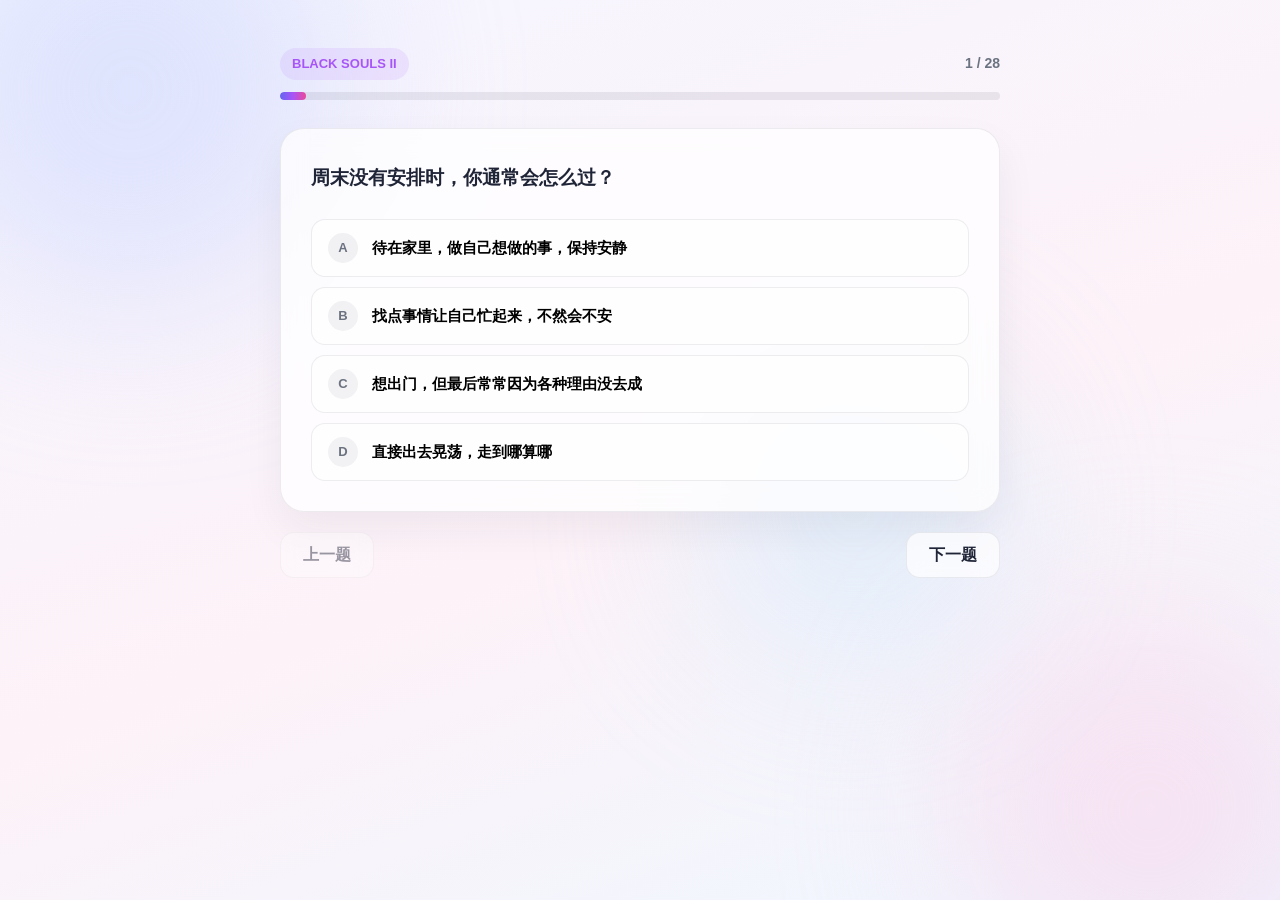
<file: index.html>
<!DOCTYPE html>
<html lang="zh-CN">
<head>
  <meta charset="UTF-8" />
  <meta name="viewport" content="width=device-width, initial-scale=1.0" />
  <meta http-equiv="refresh" content="0; url=qa.html?v=20260812-4" />
  <title>Black Souls 2 伴侣测试</title>
  <script>
    location.replace("qa.html?v=20260812-4");
  </script>
</head>
<body>
  <p>正在跳转到新版页面，若没有自动跳转，请点击 <a href="qa.html?v=20260812-4">这里</a>。</p>
</body>
</html>
</file>
<file: style.css>
:root {
  --bg: #f6f7fb;
  --ink: #1f2437;
  --muted: #6b7280;
  --faint: #9aa0ac;
  --accent1: #6366f1;
  --accent2: #a855f7;
  --accent3: #ec4899;
  --card: rgba(255, 255, 255, 0.75);
  --border: rgba(31, 36, 55, 0.08);
}

* { box-sizing: border-box; margin: 0; padding: 0; }

html { -webkit-text-size-adjust: 100%; }

body {
  font-family: -apple-system, "Segoe UI", "PingFang SC", "Hiragino Sans GB", "Microsoft YaHei", "Helvetica Neue", Arial, sans-serif;
  background: var(--bg);
  color: var(--ink);
  min-height: 100vh;
  overflow-x: hidden;
  line-height: 1.5;
}

/* 背景装饰 */
.bg { position: fixed; inset: 0; z-index: -1; background: linear-gradient(160deg, #f5f6ff 0%, #fdf2f8 55%, #eef7ff 100%); }
.blob { position: absolute; border-radius: 50%; filter: blur(90px); opacity: 0.5; animation: float 16s ease-in-out infinite; }
.blob-1 { width: 420px; height: 420px; background: #c7d2fe; top: -120px; left: -80px; }
.blob-2 { width: 380px; height: 380px; background: #fbcfe8; bottom: -100px; right: -60px; animation-delay: -5s; }
.blob-3 { width: 300px; height: 300px; background: #bae6fd; top: 40%; left: 55%; opacity: 0.4; animation-delay: -9s; }
@keyframes float {
  0%, 100% { transform: translate(0, 0) scale(1); }
  50% { transform: translate(30px, -30px) scale(1.06); }
}

.container { max-width: 760px; margin: 0 auto; padding: 48px 20px 64px; }

/* 屏幕切换 */
.screen { display: none; }
.screen.active { display: block; animation: fadeUp 0.45s ease both; }
@keyframes fadeUp {
  from { opacity: 0; transform: translateY(14px); }
  to { opacity: 1; transform: none; }
}

/* 首页 */
.badge {
  display: inline-flex; padding: 8px 16px; border-radius: 999px;
  background: rgba(255, 255, 255, 0.7); border: 1px solid var(--border);
  color: var(--accent1); font-weight: 700; font-size: 14px; letter-spacing: 0.05em;
  backdrop-filter: blur(8px); margin-bottom: 20px;
}
.hero-title { font-size: clamp(34px, 6vw, 52px); line-height: 1.15; letter-spacing: -0.02em; margin-bottom: 14px; }
.grad-text {
  background: linear-gradient(90deg, var(--accent1), var(--accent2), var(--accent3));
  -webkit-background-clip: text; background-clip: text; color: transparent;
}
.hero-sub { color: var(--muted); font-size: 16px; margin-bottom: 32px; }

.char-grid {
  position: relative;
  display: grid;
  grid-template-columns: repeat(4, minmax(0, 1fr));
  gap: 14px 12px;
  margin-bottom: 36px;
  padding: 16px;
  border-radius: 32px;
  overflow: hidden;
  border: 1px solid rgba(255, 255, 255, 0.78);
  background:
    linear-gradient(180deg, rgba(255, 255, 255, 0.84), rgba(255, 255, 255, 0.58)),
    radial-gradient(circle at top, rgba(255, 255, 255, 0.9), transparent 55%);
  box-shadow: 0 24px 60px rgba(31, 36, 55, 0.08);
  isolation: isolate;
}
.char-grid::before,
.char-grid::after {
  content: "";
  position: absolute;
  inset: 0;
  pointer-events: none;
}
.char-grid::before {
  background:
    radial-gradient(circle at 14% 14%, rgba(99, 102, 241, 0.14), transparent 28%),
    radial-gradient(circle at 86% 6%, rgba(236, 72, 153, 0.12), transparent 24%),
    radial-gradient(circle at 50% 108%, rgba(13, 148, 136, 0.08), transparent 34%);
  z-index: 0;
}
.char-grid::after {
  inset: 12px;
  border-radius: 22px;
  border: 1px solid rgba(255, 255, 255, 0.34);
  z-index: 0;
}
.char-card {
  position: relative;
  overflow: hidden;
  border-radius: 22px;
  min-height: 154px;
  padding: 16px;
  background: linear-gradient(145deg, var(--accent), var(--accent2));
  border: 1px solid rgba(255, 255, 255, 0.18);
  box-shadow: 0 14px 30px rgba(31, 36, 55, 0.12);
  transform: translateY(calc(var(--depth, 0) * -12px)) scale(calc(1 - var(--depth, 0) * 0.04));
  transition: transform 0.24s ease, box-shadow 0.24s ease, filter 0.24s ease;
  isolation: isolate;
  z-index: 1;
  display: flex;
  flex-direction: column;
  justify-content: space-between;
}
.char-card:hover {
  transform: translateY(calc(var(--depth, 0) * -12px - 4px)) scale(calc(1 - var(--depth, 0) * 0.05 + 0.015));
  box-shadow: 0 22px 40px rgba(31, 36, 55, 0.18);
}
.char-card::before {
  content: "";
  position: absolute;
  inset: 0;
  background:
    radial-gradient(circle at 18% 12%, rgba(255, 255, 255, 0.28), transparent 34%),
    radial-gradient(circle at 82% 14%, rgba(255, 255, 255, 0.12), transparent 25%),
    linear-gradient(180deg, rgba(255, 255, 255, 0.06), rgba(9, 12, 20, 0.3));
  pointer-events: none;
}
.char-card::after {
  content: "";
  position: absolute;
  inset: 0;
  border-radius: inherit;
  box-shadow: inset 0 0 0 1px rgba(255, 255, 255, 0.12);
  pointer-events: none;
}
.char-card[data-depth="0"] { z-index: 3; }
.char-card[data-depth="1"] { z-index: 2; filter: saturate(0.98); }
.char-card[data-depth="2"] { z-index: 1; opacity: 0.93; filter: saturate(0.92) contrast(0.98); }
.char-badge {
  position: absolute;
  top: 10px;
  left: 10px;
  z-index: 1;
  min-width: 30px;
  height: 30px;
  padding: 0 8px;
  display: inline-flex;
  align-items: center;
  justify-content: center;
  border-radius: 999px;
  background: linear-gradient(135deg, var(--accent), var(--accent2));
  color: #fff;
  font-size: 12px;
  font-weight: 800;
  letter-spacing: 0.08em;
  box-shadow: 0 8px 18px rgba(0, 0, 0, 0.2);
  backdrop-filter: blur(8px);
}
.char-card-copy {
  position: relative;
  z-index: 1;
  margin-top: auto;
  display: flex;
  flex-direction: column;
  gap: 8px;
}
.char-label {
  color: #fff;
  font-size: 18px;
  font-weight: 800;
  line-height: 1.1;
  letter-spacing: 0.01em;
  text-shadow: 0 1px 10px rgba(0, 0, 0, 0.28);
  display: block;
  overflow: hidden;
}
.char-mini {
  color: rgba(255, 255, 255, 0.9);
  font-size: 12.5px;
  line-height: 1.45;
  display: -webkit-box;
  -webkit-line-clamp: 2;
  -webkit-box-orient: vertical;
  overflow: hidden;
}

/* 按钮 */
.btn { border: none; cursor: pointer; font: inherit; border-radius: 14px; transition: transform 0.15s ease, box-shadow 0.15s ease, opacity 0.15s ease, background 0.15s ease; }
.btn:active { transform: scale(0.97); }
.btn-primary {
  background: linear-gradient(135deg, var(--accent1), var(--accent2));
  color: #fff; font-weight: 700; padding: 14px 40px; font-size: 17px;
  box-shadow: 0 10px 24px rgba(99, 102, 241, 0.35);
}
.btn-primary:hover { transform: translateY(-2px); box-shadow: 0 14px 30px rgba(99, 102, 241, 0.45); }
.btn-lg { font-size: 18px; padding: 16px 52px; border-radius: 16px; }
.btn-ghost {
  background: rgba(255, 255, 255, 0.7); border: 1px solid var(--border);
  color: var(--ink); padding: 10px 22px; font-weight: 600; backdrop-filter: blur(8px);
}
.btn-ghost:hover { background: #fff; box-shadow: 0 6px 16px rgba(31, 36, 55, 0.08); }
.btn:disabled { opacity: 0.45; cursor: not-allowed; transform: none !important; }

.disclaimer { margin-top: 22px; font-size: 12.5px; color: var(--faint); text-align: center; }

/* 测试页 */
.test-top { display: flex; justify-content: space-between; align-items: center; margin-bottom: 12px; }
.dim-tag {
  font-size: 13px; font-weight: 700; color: var(--accent2);
  background: rgba(168, 85, 247, 0.1); padding: 6px 12px; border-radius: 999px;
}
.counter { color: var(--muted); font-size: 14px; font-weight: 600; }
.progress { height: 8px; background: rgba(31, 36, 55, 0.08); border-radius: 999px; overflow: hidden; margin-bottom: 28px; }
.progress-fill {
  height: 100%; width: 0; border-radius: 999px;
  background: linear-gradient(90deg, var(--accent1), var(--accent2), var(--accent3));
  transition: width 0.35s ease;
}

.question-card {
  background: var(--card); border: 1px solid var(--border); border-radius: 24px;
  padding: 34px 30px 30px; backdrop-filter: blur(12px);
  box-shadow: 0 18px 40px rgba(31, 36, 55, 0.06);
}
.question-text { font-size: 19px; line-height: 1.6; font-weight: 600; margin-bottom: 26px; }

.options { display: flex; flex-direction: column; gap: 10px; }
.opt {
  display: flex; align-items: center; gap: 14px; width: 100%; text-align: left;
  background: rgba(255, 255, 255, 0.6); border: 1.5px solid var(--border);
  border-radius: 14px; padding: 13px 16px; cursor: pointer; font: inherit;
  transition: border-color 0.18s ease, background 0.18s ease, transform 0.18s ease;
}
.opt:hover { border-color: var(--accent1); background: #fff; transform: translateX(4px); }
.opt-num {
  flex: none; width: 30px; height: 30px; border-radius: 50%; display: grid; place-items: center;
  font-size: 13px; font-weight: 700; color: var(--muted); background: rgba(31, 36, 55, 0.06);
  transition: background 0.18s ease, color 0.18s ease;
}
.opt-label { font-size: 15px; font-weight: 600; }
.opt.selected {
  border-color: var(--accent1);
  background: linear-gradient(135deg, rgba(99, 102, 241, 0.12), rgba(168, 85, 247, 0.12));
}
.opt.selected .opt-num { background: linear-gradient(135deg, var(--accent1), var(--accent2)); color: #fff; }

.test-nav { display: flex; justify-content: space-between; margin-top: 20px; }

/* 结果页 */
.result-hero {
  position: relative;
  overflow: hidden;
  border-radius: 28px;
  padding: 28px;
  color: #fff;
  background: linear-gradient(135deg, var(--hero-accent, var(--accent1)), var(--hero-accent2, var(--accent2)));
  box-shadow: 0 24px 50px rgba(99, 102, 241, 0.35);
  margin-bottom: 22px;
  display: grid;
  grid-template-columns: minmax(220px, 280px) minmax(0, 1fr);
  gap: 24px;
  align-items: center;
}
.result-hero::before {
  content: "";
  position: absolute;
  inset: -24% -12% auto auto;
  width: 260px;
  aspect-ratio: 1;
  border-radius: 50%;
  background: radial-gradient(circle, rgba(255, 255, 255, 0.22), transparent 70%);
  pointer-events: none;
}
.result-media {
  position: relative;
  z-index: 1;
  aspect-ratio: 1 / 1;
  overflow: hidden;
  padding: 12px;
  border-radius: 32px;
  background: rgba(255, 255, 255, 0.14);
  border: 1px solid rgba(255, 255, 255, 0.24);
  box-shadow:
    inset 0 0 0 1px rgba(255, 255, 255, 0.12),
    0 16px 30px rgba(0, 0, 0, 0.14);
}
.result-portrait {
  width: 100%;
  height: 100%;
  display: block;
  object-fit: contain;
  object-position: center center;
  border-radius: 22px;
  background: rgba(255, 255, 255, 0.06);
  filter: saturate(1.04) contrast(1.02);
}
.result-copy {
  position: relative;
  z-index: 1;
  text-align: left;
}
.result-label {
  font-size: 13px;
  font-weight: 700;
  letter-spacing: 0.28em;
  opacity: 0.88;
}
.result-name {
  font-size: clamp(28px, 4vw, 38px);
  font-weight: 800;
  margin-top: 8px;
}
.result-tagline {
  margin-top: 14px;
  font-size: 15.5px;
  line-height: 1.7;
  opacity: 0.96;
  max-width: 32ch;
}

.result-section {
  background: var(--card); border: 1px solid var(--border); border-radius: 22px;
  padding: 24px 26px; margin-bottom: 16px; backdrop-filter: blur(12px);
}
.result-section h3 {
  font-size: 15px; font-weight: 800; margin-bottom: 16px; letter-spacing: 0.04em;
  display: flex; align-items: center; gap: 8px;
}
.result-section h3::before {
  content: ""; width: 6px; height: 16px; border-radius: 999px;
  background: linear-gradient(180deg, var(--accent1), var(--accent3));
}

.dim-row { margin-bottom: 16px; }
.dim-row:last-child { margin-bottom: 0; }
.dim-row-head { display: flex; justify-content: space-between; font-size: 13px; font-weight: 700; margin-bottom: 8px; }
.dim-row-head .pct { color: var(--accent1); }
.dim-bar { display: flex; height: 10px; border-radius: 999px; overflow: hidden; background: rgba(31, 36, 55, 0.07); }
.dim-bar .left {
  height: 100%; width: 0; border-radius: 999px;
  background: linear-gradient(90deg, var(--accent1), var(--accent2));
  transition: width 1s cubic-bezier(0.22, 1, 0.36, 1);
}

.dim-row.winner .dim-row-head { font-size: 14px; }
.dim-row.winner .left { box-shadow: 0 0 12px rgba(99, 102, 241, 0.5); }
.win-tag {
  display: inline-block; margin-left: 8px; font-size: 11.5px; font-weight: 700;
  color: var(--accent3); background: rgba(236, 72, 153, 0.12);
  padding: 2px 8px; border-radius: 999px; vertical-align: 2px;
}

.traits { list-style: none; display: grid; gap: 10px; }
.traits li { position: relative; padding-left: 24px; font-size: 15px; line-height: 1.6; }
.traits li::before {
  content: "✓"; position: absolute; left: 0; top: 0;
  color: var(--accent1); font-weight: 800;
}

.chips { display: flex; flex-wrap: wrap; gap: 10px; }
.chips span {
  background: rgba(99, 102, 241, 0.1); color: var(--accent1);
  border-radius: 999px; padding: 8px 16px; font-size: 13.5px; font-weight: 600;
}

.famous { font-size: 15.5px; line-height: 1.7; }

.result-actions { display: flex; gap: 12px; justify-content: center; margin-top: 8px; flex-wrap: wrap; }

/* 提示 */
.toast {
  position: fixed; left: 50%; bottom: 36px; z-index: 99;
  transform: translate(-50%, 20px); background: #1f2437; color: #fff;
  padding: 12px 22px; border-radius: 999px; font-size: 14px;
  opacity: 0; pointer-events: none; transition: all 0.3s ease;
}
.toast.show { opacity: 1; transform: translate(-50%, 0); }

@media (max-width: 560px) {
  .container { padding: 32px 16px 48px; }
  .question-card { padding: 26px 20px 22px; }
  .question-text { font-size: 17px; }
  .hero-sub { margin-bottom: 22px; }
  .char-grid { margin-bottom: 24px; }
  .char-grid { grid-template-columns: repeat(3, minmax(0, 1fr)); gap: 10px 8px; padding: 12px; border-radius: 26px; }
  .char-card { min-height: 104px; padding: 12px; border-radius: 18px; }
  .char-card[data-depth="1"] { transform: translateY(-8px) scale(0.97); }
  .char-card[data-depth="2"] { transform: translateY(-16px) scale(0.94); }
  .char-badge { top: 8px; left: 8px; min-width: 24px; height: 24px; font-size: 10px; }
  .char-card-copy { gap: 4px; }
  .char-label { font-size: 13px; }
  .char-mini { display: none; }
  .result-hero {
    grid-template-columns: 1fr;
    justify-items: center;
    text-align: center;
    padding: 20px 16px;
  }
  .result-copy {
    text-align: center;
  }
  .result-media {
    width: min(240px, 72vw);
    padding: 10px;
  }
  .result-name {
    font-size: 28px;
  }
  .result-tagline {
    max-width: none;
  }
  .result-section { padding: 20px 18px; }
}

@media (prefers-reduced-motion: reduce) {
  .blob, .screen.active { animation: none !important; }
  .progress-fill, .dim-bar .left { transition: none !important; }
}
</file>
